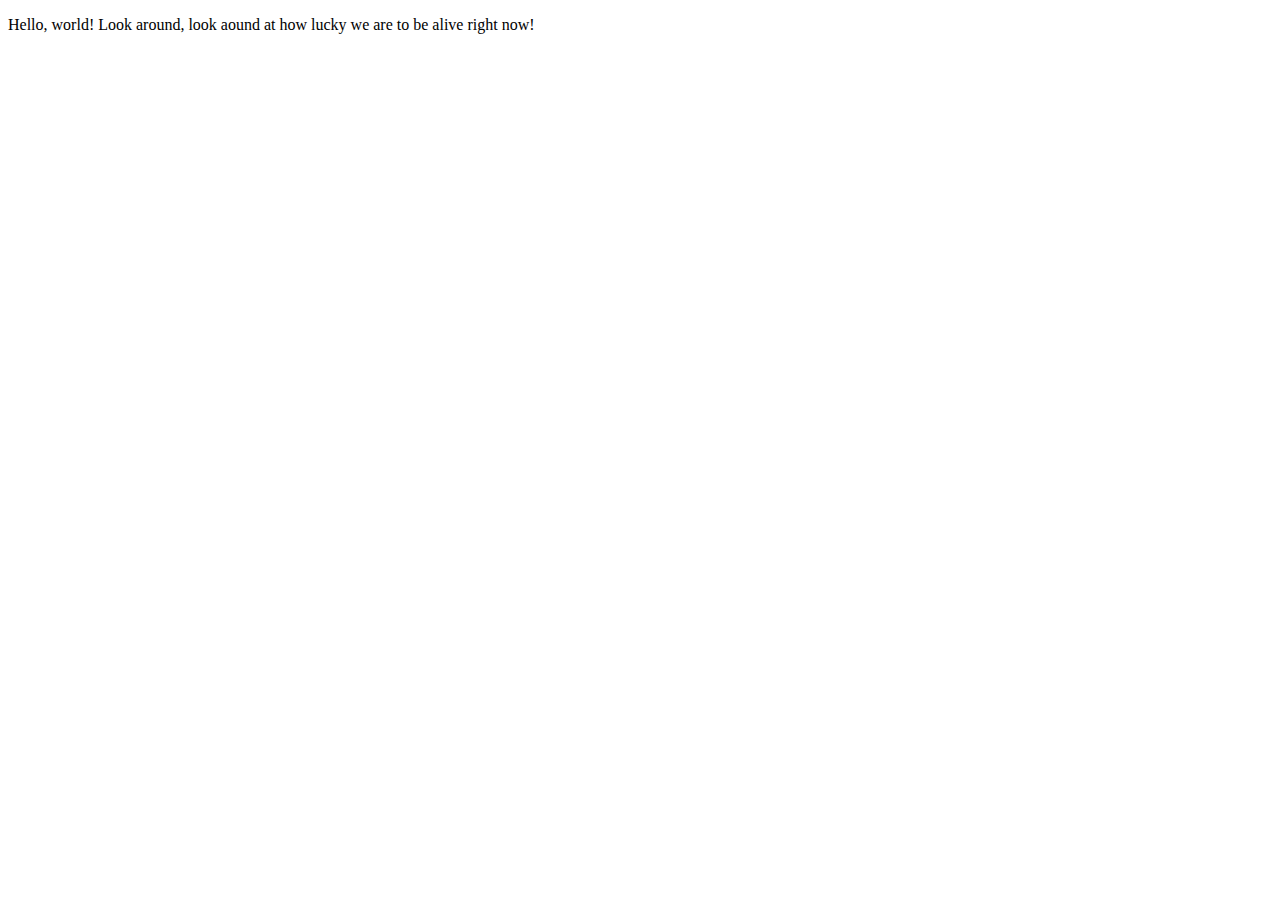
<file: index.html>
<!DOCTYPE HTML>
<HTML>

  <HEAD>
    <TITLE>Hello, world!</TITLE>


    </HEAD>

<BODY>
<p>Hello, world! Look around, look aound at how lucky we are to be alive right now!</p>






  </BODY>





    </HTML>
</file>
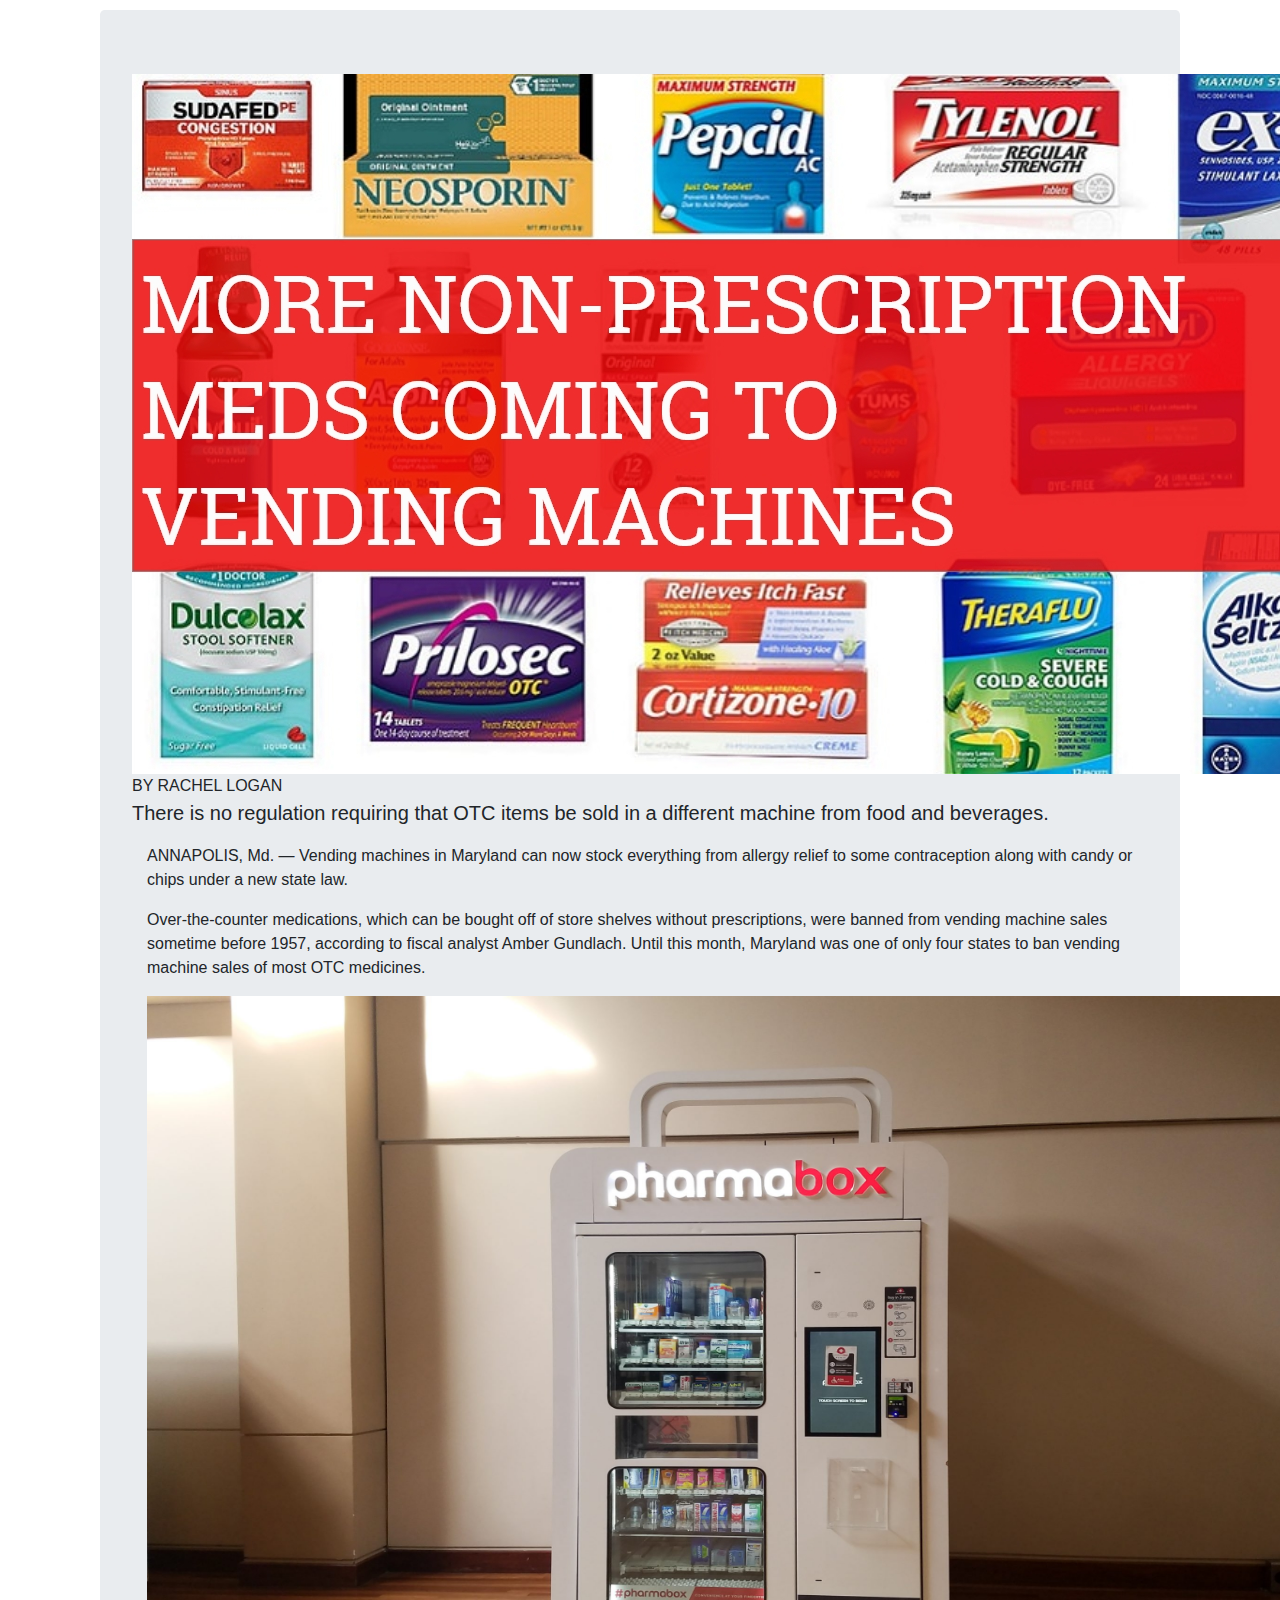
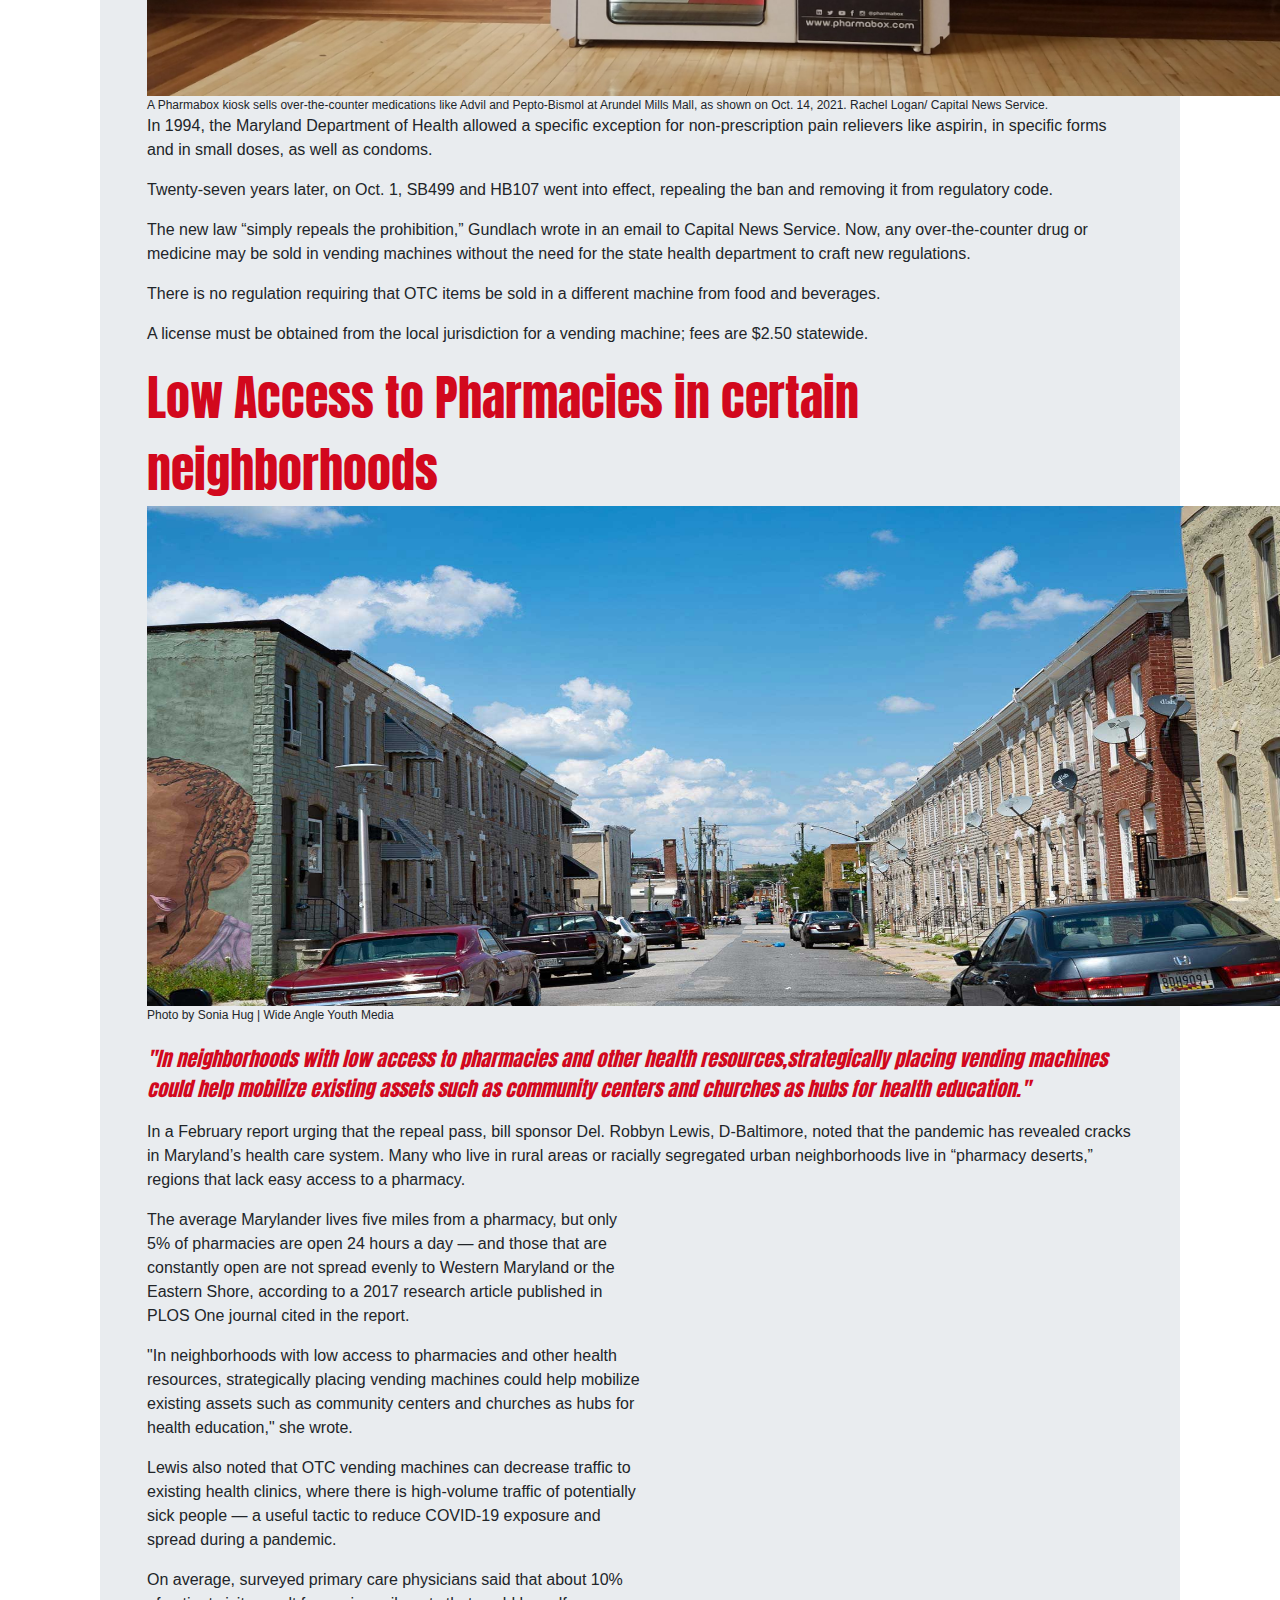
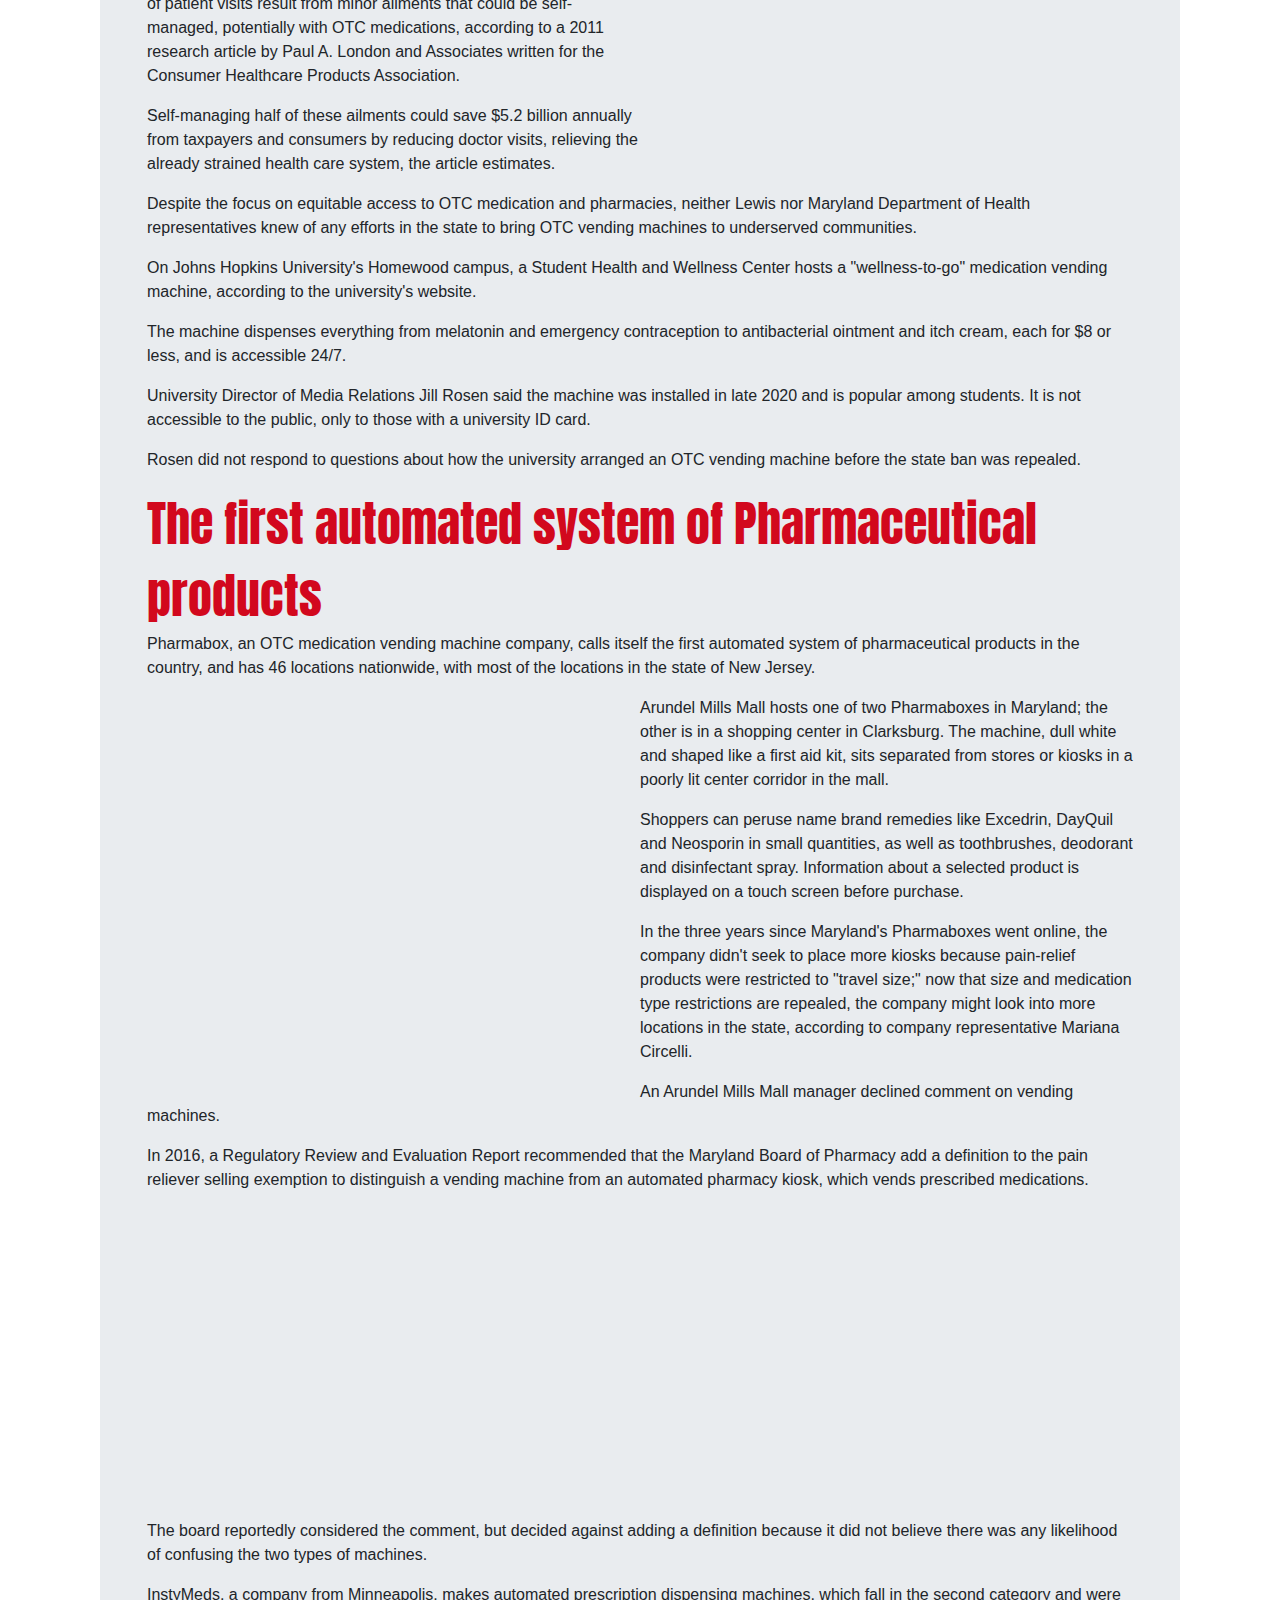
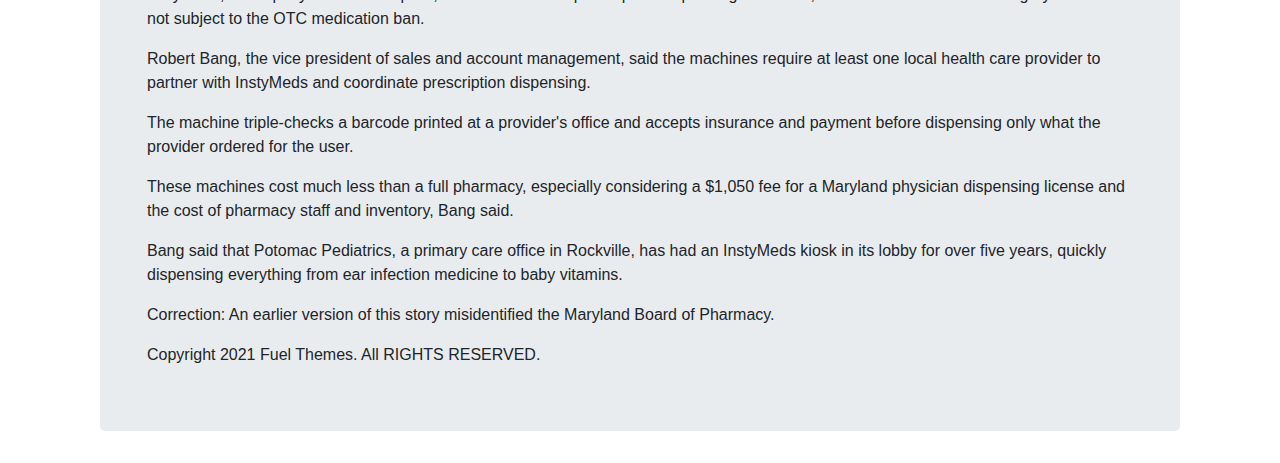
<file: final-project/index.html>
<!doctype html>

<html lang="en">
<head>
 <meta charset="utf-8">
 <meta name="viewport" content="width=device-width, initial-scale=1, shrink-to-fit=no">
 <link rel="stylesheet" type="text/css"href="style.css">
 <link href="https://fonts.googleapis.com/css2?family=Open+Sans:ital,wght@0,300;0,400;0,500;0,600;0,700;0,800;1,300;1,400;1,500;1,600;1,700;1,800&display=swap" rel="stylesheet">
 <link rel="preconnect" href="https://fonts.googleapis.com">
 <link rel="preconnect" href="https://fonts.gstatic.com" crossorigin>
 <link href="https://fonts.googleapis.com/css2?family=Anton&family=Montserrat:ital,wght@0,400;0,700;0,800;0,900;1,500;1,600;1,700;1,800;1,900&display=swap" rel="stylesheet">
 <title>Bootstrap Template</title>
 <meta name="description" content="Merrill College of Journalism, UMD">
 <meta name="author" content="Alvieann Chandler">
 <meta name="viewport" content="width=device-width, initial-scale=1">
<meta name="viewport" content="width=device-width, initial-scale=1, maximum-scale=1, user-scalable=no">



 <!-- Bootstrap CSS -->
<link rel="stylesheet" href="https://stackpath.bootstrapcdn.com/bootstrap/4.4.1/css/bootstrap.min.css" integrity="sha384-Vkoo8x4CGsO3+Hhxv8T/Q5PaXtkKtu6ug5TOeNV6gBiFeWPGFN9MuhOf23Q9Ifjh" crossorigin="anonymous">
</head>
<body>

  </div>
</nav>
<div class="jumbotron">
<img src="topper.jpg" width="1300" height="700">
<id class="byline">BY RACHEL LOGAN </id>
<p class="lead">There is no regulation requiring that OTC items be sold in a different machine from food and beverages.</p>
<div class="container">
 <p>ANNAPOLIS, Md. — Vending machines in Maryland can now stock everything from allergy relief to some contraception along with candy or chips under a new state law.</p>
<p>Over-the-counter medications, which can be bought off of store shelves without prescriptions, were banned from vending machine sales sometime before 1957, according to fiscal analyst Amber Gundlach. Until this month, Maryland was one of only four states to ban vending machine sales of most OTC medicines.</p><img src="Pharmabox_2.jpg" width="1200" height="700" align="left"><div class="caption">A Pharmabox kiosk sells over-the-counter medications like Advil and Pepto-Bismol at Arundel Mills Mall, as shown on Oct. 14, 2021. Rachel Logan/ Capital News Service.</div>

<p>In 1994, the Maryland Department of Health allowed a specific exception for non-prescription pain relievers like aspirin, in specific forms and in small doses, as well as condoms.</p>

<p>Twenty-seven years later, on Oct. 1, SB499 and HB107 went into effect, repealing the ban and removing it from regulatory code.</p>

<p>The new law “simply repeals the prohibition,” Gundlach wrote in an email to Capital News Service. Now, any over-the-counter drug or medicine may be sold in vending machines without the need for the state health department to craft new regulations.</p>

<p>There is no regulation requiring that OTC items be sold in a different machine from food and beverages.</p>

<p>A license must be obtained from the local jurisdiction for a vending machine; fees are $2.50 statewide.</p>
<div class="section">Low Access to Pharmacies in certain neighborhoods</div>
 <img src="streetview.jpg" width="1200" height="500" align="center"> <div class="caption">Photo by Sonia Hug | Wide Angle Youth Media
</div>
<section class="scrolly-set light-on-dark"><div class="blockquote">"In neighborhoods with low access to pharmacies and other health resources,strategically placing vending machines could help mobilize existing assets such as community centers and churches as hubs for health education."</div>

<p>In a February report urging that the repeal pass, bill sponsor Del. Robbyn Lewis, D-Baltimore, noted that the pandemic has revealed cracks in Maryland’s health care system. Many who live in rural areas or racially segregated urban neighborhoods live in “pharmacy deserts,” regions that lack easy access to a pharmacy.</p>
<!---map!!!-->
<iframe title="Percentage of population living more than 15 minutes from pharmacy " aria-label="Map" id="datawrapper-chart-hfcCM" src="https://datawrapper.dwcdn.net/hfcCM/2/" scrolling="no" frameborder="0" style="width: 0; min-width: 50% !important; border: none;" height="522" align="right"></iframe><script type="text/javascript">!function(){"use strict";window.addEventListener("message",(function(e){if(void 0!==e.data["datawrapper-height"]){var t=document.querySelectorAll("iframe");for(var a in e.data["datawrapper-height"])for(var r=0;r<t.length;r++){if(t[r].contentWindow===e.source)t[r].style.height=e.data["datawrapper-height"][a]+"px"}}}))}();</script>

<p>The average Marylander lives five miles from a pharmacy, but only 5% of pharmacies are open 24 hours a day — and those that are constantly open are not spread evenly to Western Maryland or the Eastern Shore, according to a 2017 research article published in PLOS One journal cited in the report.</p>

<p>"In neighborhoods with low access to pharmacies and other health resources, strategically placing vending machines could help mobilize existing assets such as community centers and churches as hubs for health education," she wrote.</p>

<p>Lewis also noted that OTC vending machines can decrease traffic to existing health clinics, where there is high-volume traffic of potentially sick people — a useful tactic to reduce COVID-19 exposure and spread during a pandemic.</p>

<p>On average, surveyed primary care physicians said that about 10% of patient visits result from minor ailments that could be self-managed, potentially with OTC medications, according to a 2011 research article by Paul A. London and Associates written for the Consumer Healthcare Products Association.</p>

<p>Self-managing half of these ailments could save $5.2 billion annually from taxpayers and consumers by reducing doctor visits, relieving the already strained health care system, the article estimates.</p>

<p>Despite the focus on equitable access to OTC medication and pharmacies, neither Lewis nor Maryland Department of Health representatives knew of any efforts in the state to bring OTC vending machines to underserved communities.</p>

<p>On Johns Hopkins University's Homewood campus, a Student Health and Wellness Center hosts a "wellness-to-go" medication vending machine, according to the university's website.</p>

<p>The machine dispenses everything from melatonin and emergency contraception to antibacterial ointment and itch cream, each for $8 or less, and is accessible 24/7.</p>

<p>University Director of Media Relations Jill Rosen said the machine was installed in late 2020 and is popular among students. It is not accessible to the public, only to those with a university ID card.</p>

<p>Rosen did not respond to questions about how the university arranged an OTC vending machine before the state ban was repealed.</p>

<div class="section">The first automated system of Pharmaceutical products</div>

<p>Pharmabox, an OTC medication vending machine company, calls itself the first automated system of pharmaceutical products in the country, and has 46 locations nationwide, with most of the locations in the state of New Jersey.</p>
<!--bargraphn!!!-->
<iframe title="Number of Pharmaboxes in each state " aria-label="Bar Chart" id="datawrapper-chart-rk4XO" src="https://datawrapper.dwcdn.net/rk4XO/1/" scrolling="no" frameborder="0" style="width: 0; min-width: 50% !important; border: none;" align="left" height="406"></iframe><script type="text/javascript">!function(){"use strict";window.addEventListener("message",(function(e){if(void 0!==e.data["datawrapper-height"]){var t=document.querySelectorAll("iframe");for(var a in e.data["datawrapper-height"])for(var r=0;r<t.length;r++){if(t[r].contentWindow===e.source)t[r].style.height=e.data["datawrapper-height"][a]+"px"}}}))}();
</script>
<p>Arundel Mills Mall hosts one of two Pharmaboxes in Maryland; the other is in a shopping center in Clarksburg. The machine, dull white and shaped like a first aid kit, sits separated from stores or kiosks in a poorly lit center corridor in the mall.</p>

<p>Shoppers can peruse name brand remedies like Excedrin, DayQuil and Neosporin in small quantities, as well as toothbrushes, deodorant and disinfectant spray. Information about a selected product is displayed on a touch screen before purchase.</p>

<p>In the three years since Maryland's Pharmaboxes went online, the company didn't seek to place more kiosks because pain-relief products were restricted to "travel size;" now that size and medication type restrictions are repealed, the company might look into more locations in the state, according to company representative Mariana Circelli.</p>

<p>An Arundel Mills Mall manager declined comment on vending machines.</p>

<p>In 2016, a Regulatory Review and Evaluation Report recommended that the Maryland Board of Pharmacy add a definition to the pain reliever selling exemption to distinguish a vending machine from an automated pharmacy kiosk, which vends prescribed medications.</p>
<iframe title="Locations of Pharmabox kiosk in each state " aria-label="Table" id="datawrapper-chart-zS4pG" src="https://datawrapper.dwcdn.net/zS4pG/3/" scrolling="no" frameborder="0" style="width: 0; min-width: 100% !important; border: none;" height="304"></iframe><script type="text/javascript">!function(){"use strict";window.addEventListener("message",(function(e){if(void 0!==e.data["datawrapper-height"]){var t=document.querySelectorAll("iframe");for(var a in e.data["datawrapper-height"])for(var r=0;r<t.length;r++){if(t[r].contentWindow===e.source)t[r].style.height=e.data["datawrapper-height"][a]+"px"}}}))}();
</script>
<p>The board reportedly considered the comment, but decided against adding a definition because it did not believe there was any likelihood of confusing the two types of machines.</p>

<p>InstyMeds, a company from Minneapolis, makes automated prescription dispensing machines, which fall in the second category and were not subject to the OTC medication ban.</p>

<p>Robert Bang, the vice president of sales and account management, said the machines require at least one local health care provider to partner with InstyMeds and coordinate prescription dispensing.</p>

<p>The machine triple-checks a barcode printed at a provider's office and accepts insurance and payment before dispensing only what the provider ordered for the user.</p>

<p>These machines cost much less than a full pharmacy, especially considering a $1,050 fee for a Maryland physician dispensing license and the cost of pharmacy staff and inventory, Bang said.</p>

<p>Bang said that Potomac Pediatrics, a primary care office in Rockville, has had an InstyMeds kiosk in its lobby for over five years, quickly dispensing everything from ear infection medicine to baby vitamins.</p>
<p>Correction: An earlier version of this story misidentified the Maryland Board of Pharmacy.</p>
<h8>Copyright 2021 Fuel Themes. All RIGHTS RESERVED.</h8>


<div class="container">

       </div>
</div>

</body>
</html>
</file>
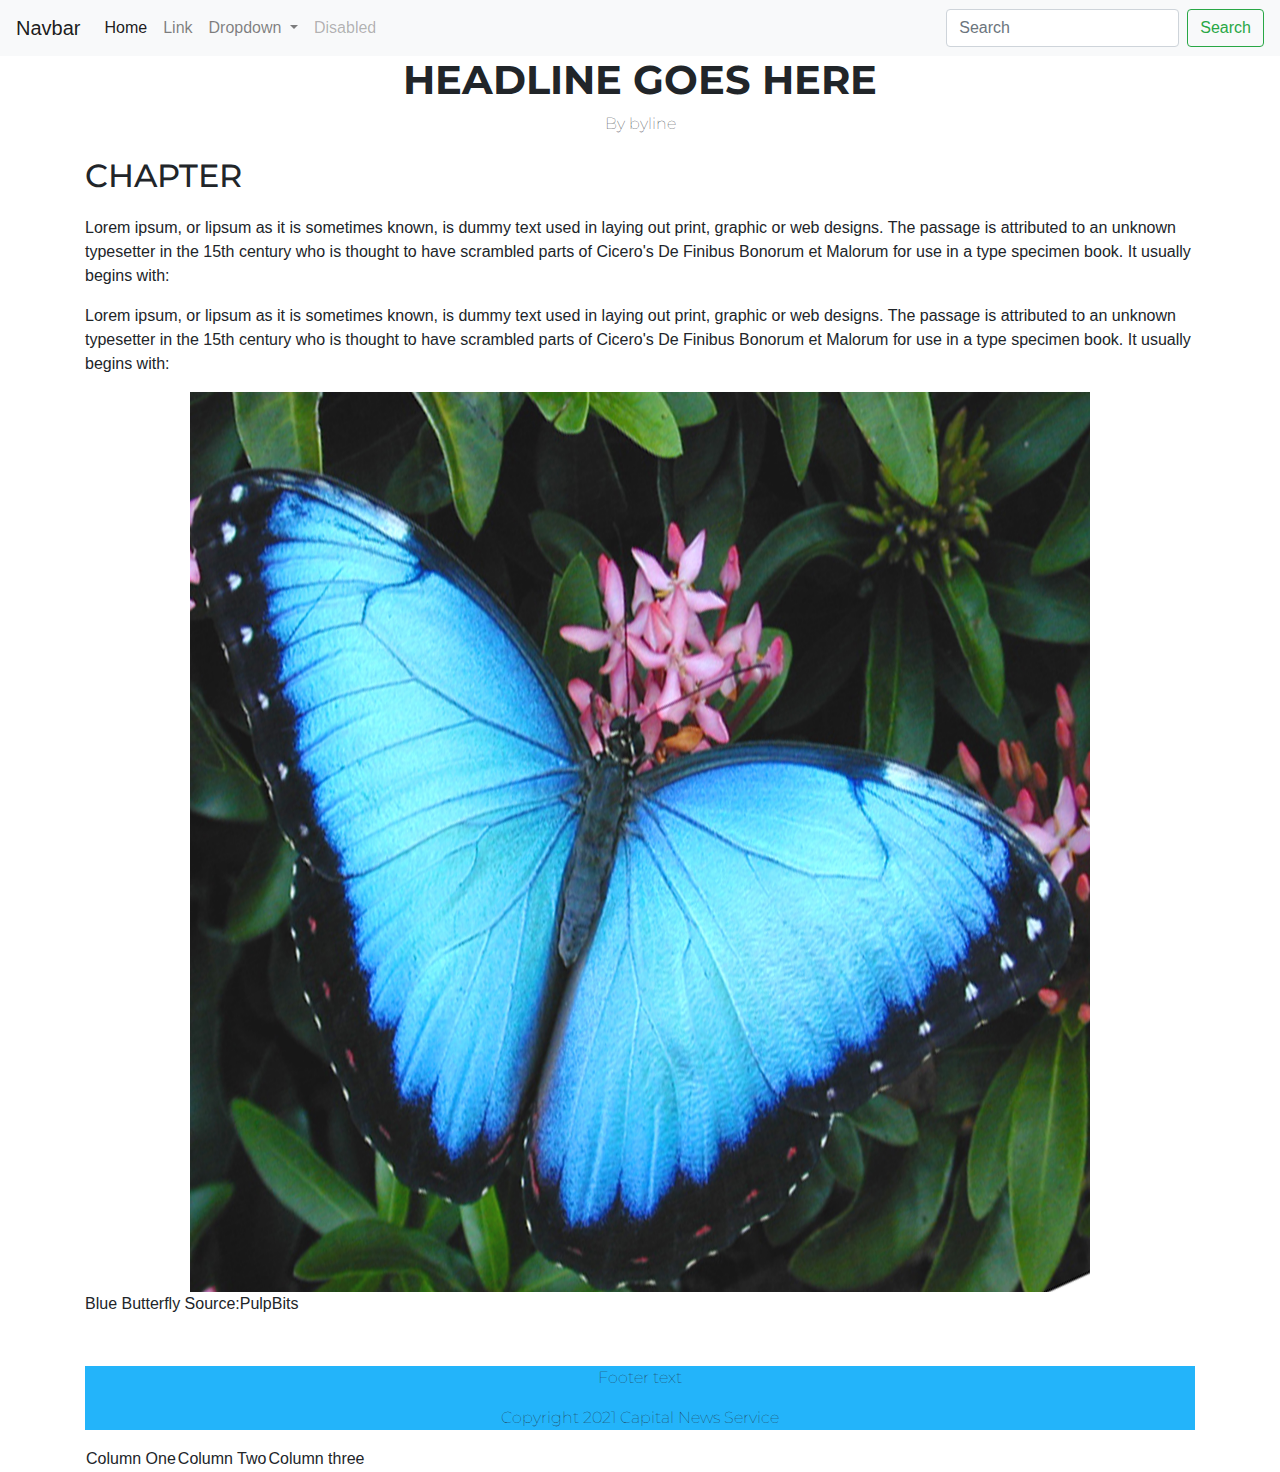
<file: HTML frame/index.html>
<!doctype html>

<html lang="en">
<head>
 <meta charset="utf-8">
 <meta name="viewport" content="width=device-width, initial-scale=1, shrink-to-fit=no">

 <title>HTML Frame</title>
 <meta name="description" content="Merrill College of Journalism, UMD">
 <meta name="author" content="Alvieann Chandler">

 <!-- Bootstrap CSS -->
<link rel="stylesheet" href="https://stackpath.bootstrapcdn.com/bootstrap/4.4.1/css/bootstrap.min.css" integrity="sha384-Vkoo8x4CGsO3+Hhxv8T/Q5PaXtkKtu6ug5TOeNV6gBiFeWPGFN9MuhOf23Q9Ifjh" crossorigin="anonymous">
<link rel="stylesheet" text="text/css" href="style.css">
<link href="https://fonts.googleapis.com/css2?family=Montserrat:ital,wght@0,300;0,400;0,500;0,600;0,700;0,800;0,900;1,500;1,600;1,700;1,800;1,900&display=swap" rel="stylesheet">
<!--my local stylesheet-->
</head>
<body>
  <nav class="navbar navbar-expand-lg navbar-light bg-light">
  <a class="navbar-brand" href="#">Navbar</a>
  <button class="navbar-toggler" type="button" data-toggle="collapse" data-target="#navbarSupportedContent" aria-controls="navbarSupportedContent" aria-expanded="false" aria-label="Toggle navigation">
    <span class="navbar-toggler-icon"></span>
  </button>
  <div class="collapse navbar-collapse" id="navbarSupportedContent">
    <ul class="navbar-nav mr-auto">
      <li class="nav-item active">
        <a class="nav-link" href="#">Home <span class="sr-only">(current)</span></a>
      </li>
      <li class="nav-item">
        <a class="nav-link" href="#">Link</a>
      </li>
      <li class="nav-item dropdown">
        <a class="nav-link dropdown-toggle" href="#" id="navbarDropdown" role="button" data-toggle="dropdown" aria-haspopup="true" aria-expanded="false">
          Dropdown
        </a>
        <div class="dropdown-menu" aria-labelledby="navbarDropdown">
          <a class="dropdown-item" href="#">Action</a>
          <a class="dropdown-item" href="#">Another action</a>
          <div class="dropdown-divider"></div>
          <a class="dropdown-item" href="#">Something else here</a>
        </div>
      </li>
      <li class="nav-item">
        <a class="nav-link disabled" href="#" tabindex="-1" aria-disabled="true">Disabled</a>
      </li>
    </ul>
    <form class="form-inline my-2 my-lg-0">
      <input class="form-control mr-sm-2" type="search" placeholder="Search" aria-label="Search">
      <button class="btn btn-outline-success my-2 my-sm-0" type="submit">Search</button>
    </form>
  </div>
</nav>
<!-- End NavBar -->
<div class="container">
<h1 id="headline">HEADLINE GOES HERE</h1>
<p id="byline"> By byline</p>
<p id="chapter">CHAPTER</P>
<p>Lorem ipsum, or lipsum as it is sometimes known, is dummy text used in laying out print, graphic or web designs. The passage is attributed to an unknown typesetter in the 15th century who is thought to have scrambled parts of Cicero's De Finibus Bonorum et Malorum for use in a type specimen book. It usually begins with:</p>
<p>Lorem ipsum, or lipsum as it is sometimes known, is dummy text used in laying out print, graphic or web designs. The passage is attributed to an unknown typesetter in the 15th century who is thought to have scrambled parts of Cicero's De Finibus Bonorum et Malorum for use in a type specimen book. It usually begins with:</p>
<center><img src="blue_butterfly.jpg" width="900px" height="900px"></center><figcaption>Blue Butterfly Source:PulpBits</figcaption>
<footer id="footer">
  <p>Footer text</p>
  <p>Copyright 2021 Capital News Service</p></footer>
  <table>
         <tr>
            <td>Column One </td>
            <td>Column Two</td>
            <td>Column three</td>
         </tr>
      </table>
  <!-- JS call-ins -->
  <script src="https://code.jquery.com/jquery-3.4.1.slim.min.js" integrity="sha384-J6qa4849blE2+poT4WnyKhv5vZF5SrPo0iEjwBvKU7imGFAV0wwj1yYfoRSJoZ+n" crossorigin="anonymous"></script>
  <script src="https://cdn.jsdelivr.net/npm/popper.js@1.16.0/dist/umd/popper.min.js" integrity="sha384-Q6E9RHvbIyZFJoft+2mJbHaEWldlvI9IOYy5n3zV9zzTtmI3UksdQRVvoxMfooAo" crossorigin="anonymous"></script>
  <script src="https://stackpath.bootstrapcdn.com/bootstrap/4.4.1/js/bootstrap.min.js" integrity="sha384-wfSDF2E50Y2D1uUdj0O3uMBJnjuUD4Ih7YwaYd1iqfktj0Uod8GCExl3Og8ifwB6" crossorigin="anonymous"></script>
</body>
</html>
</file>
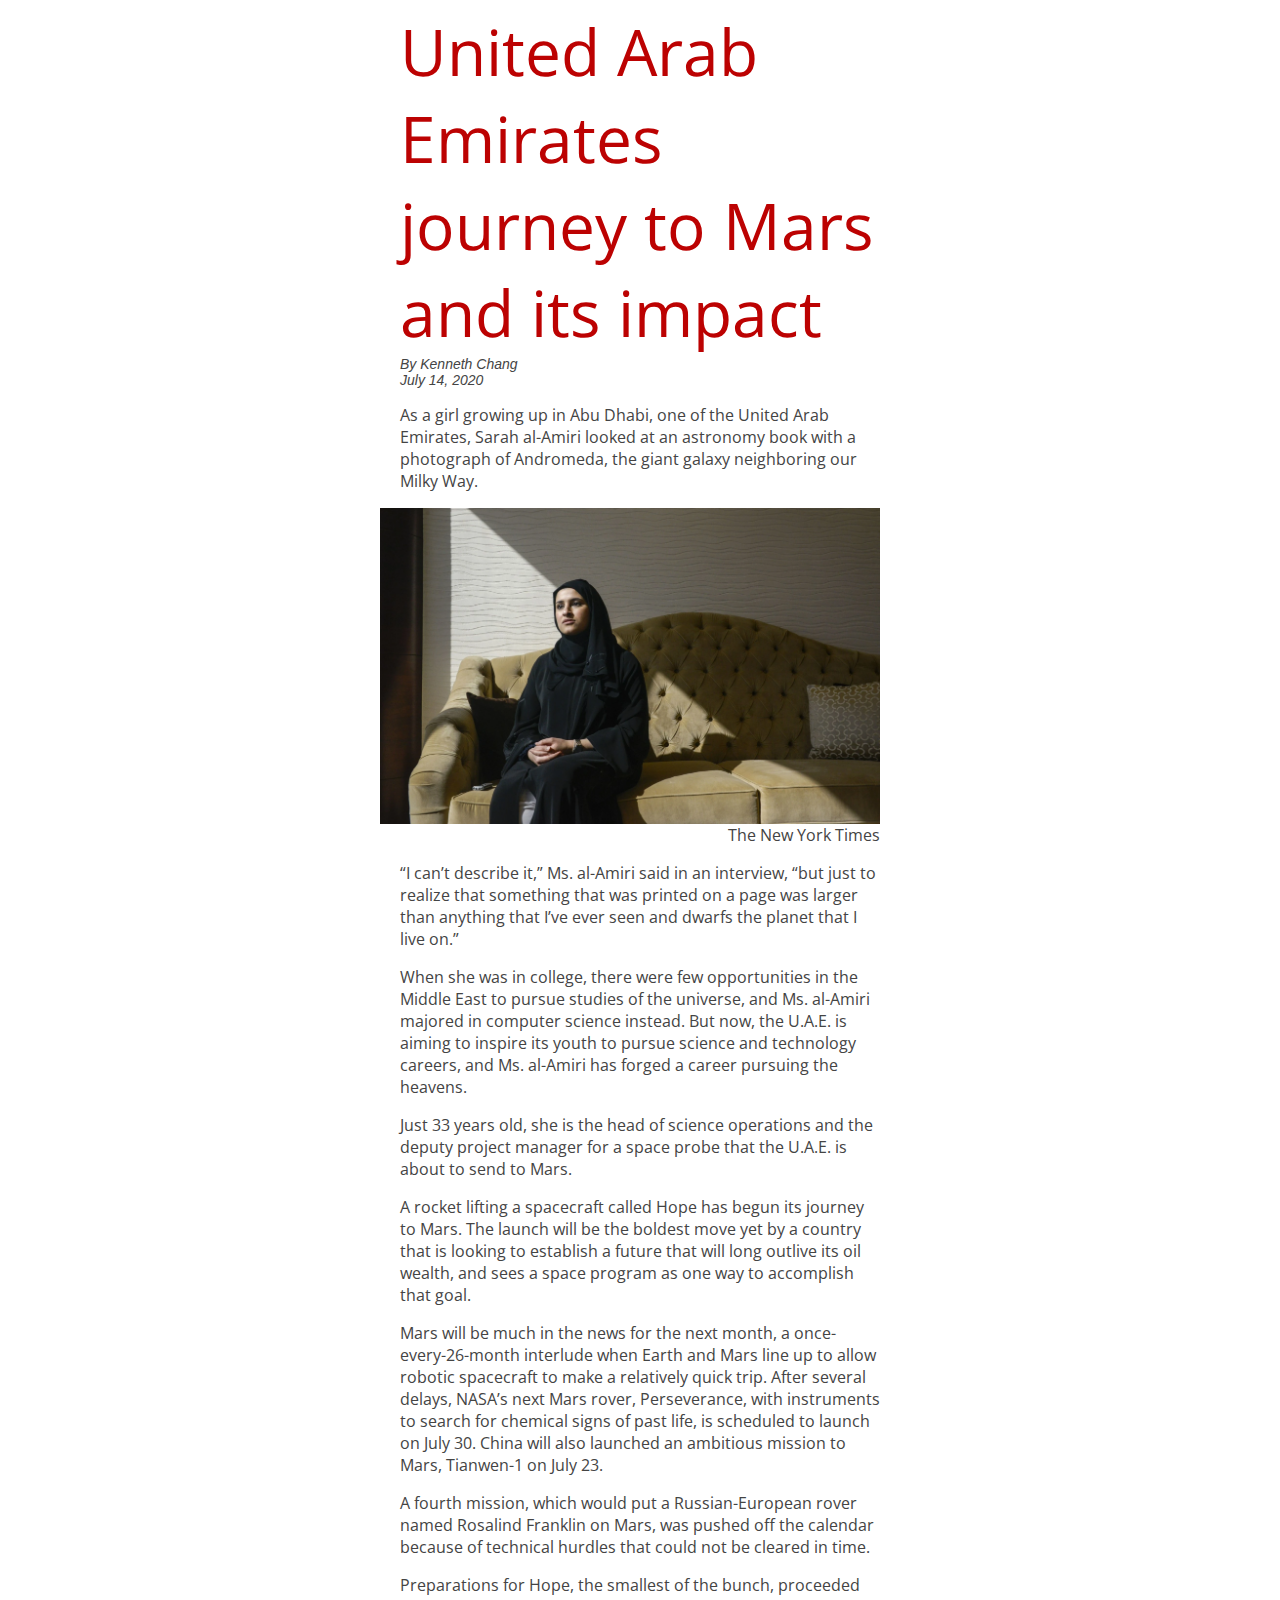
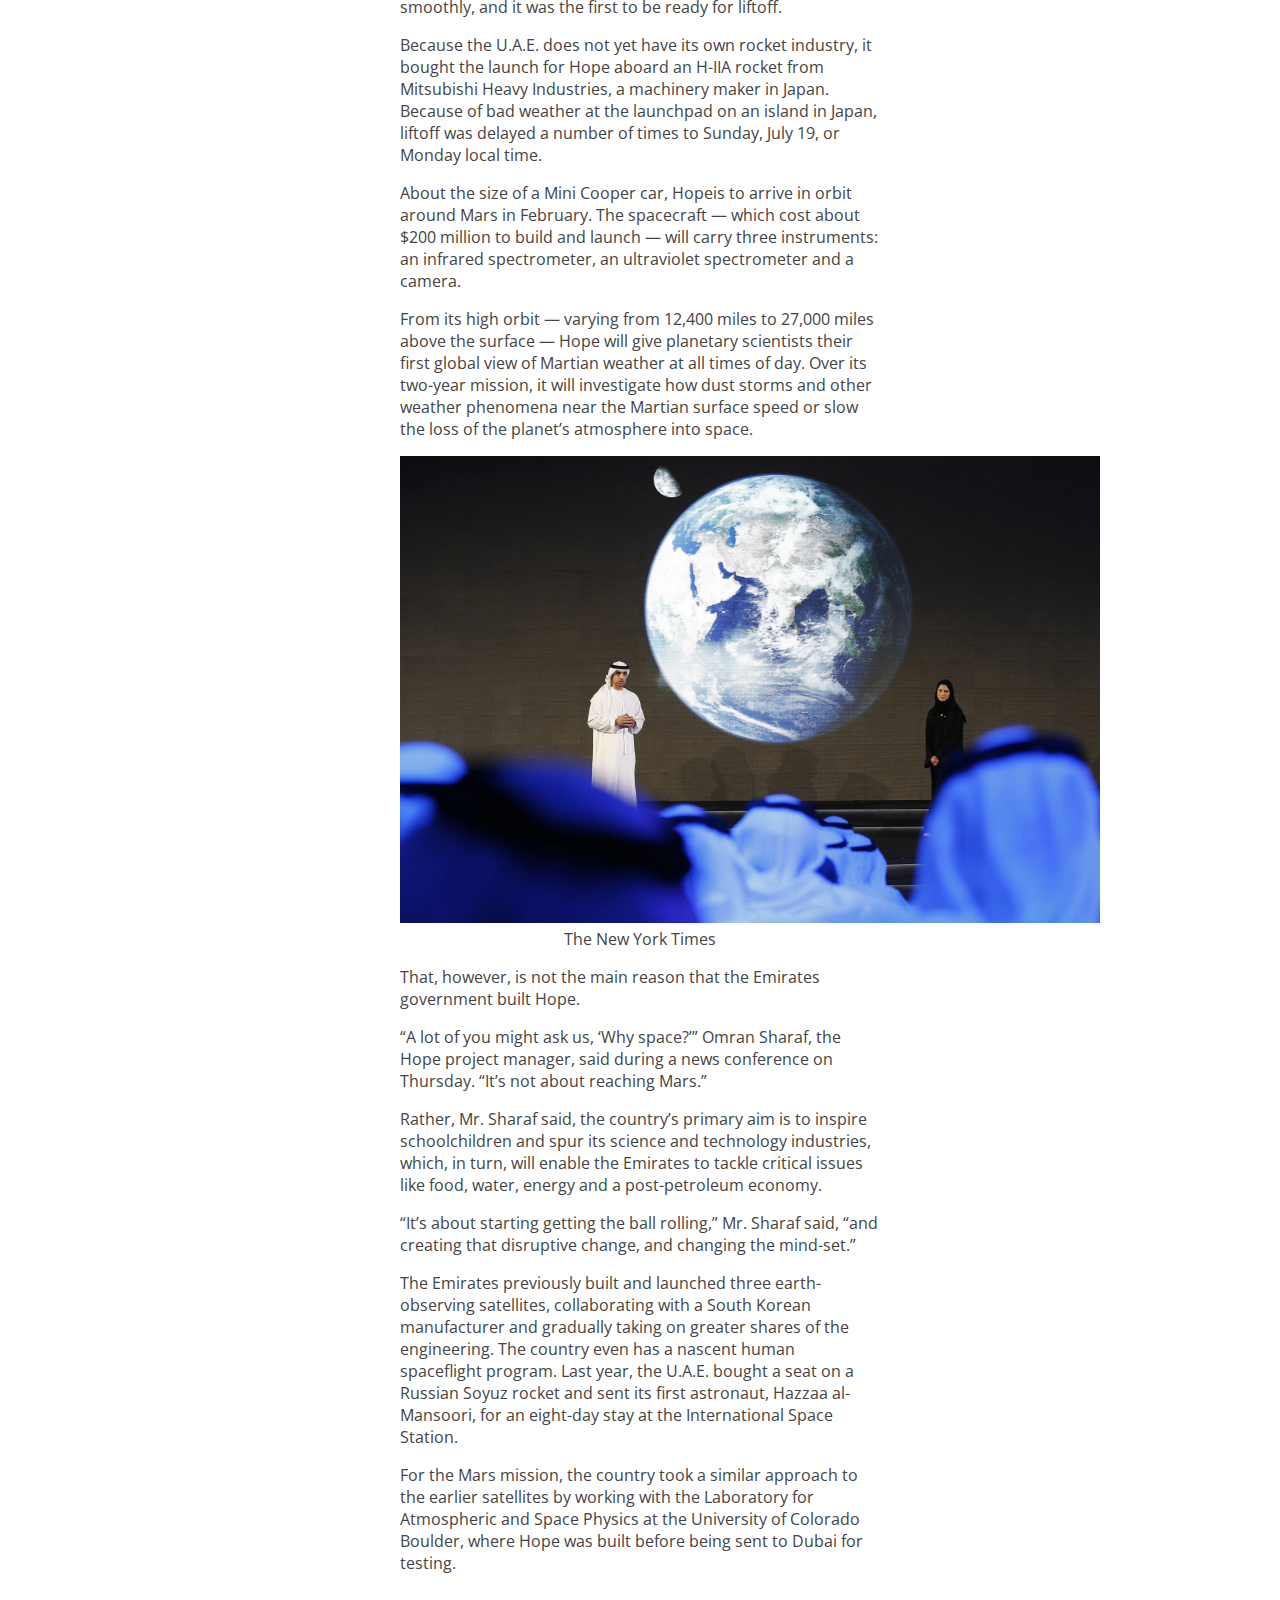
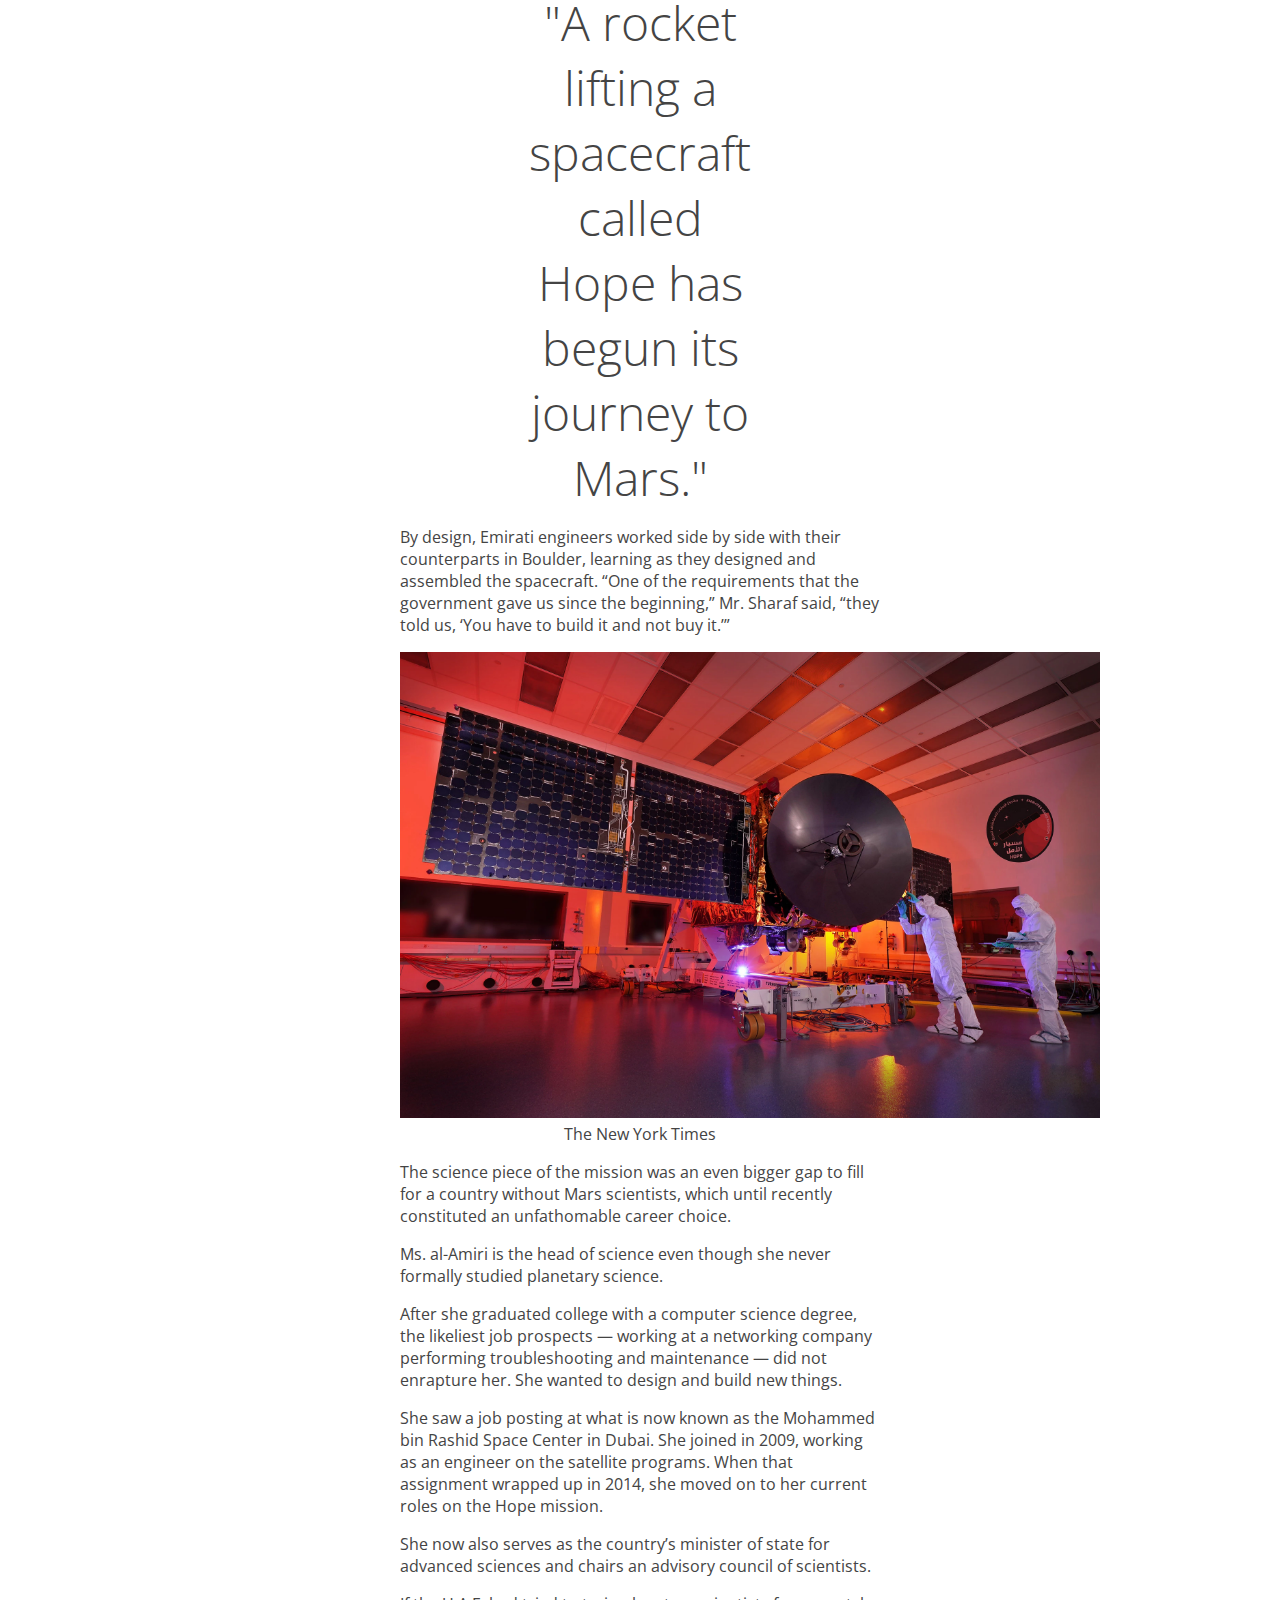
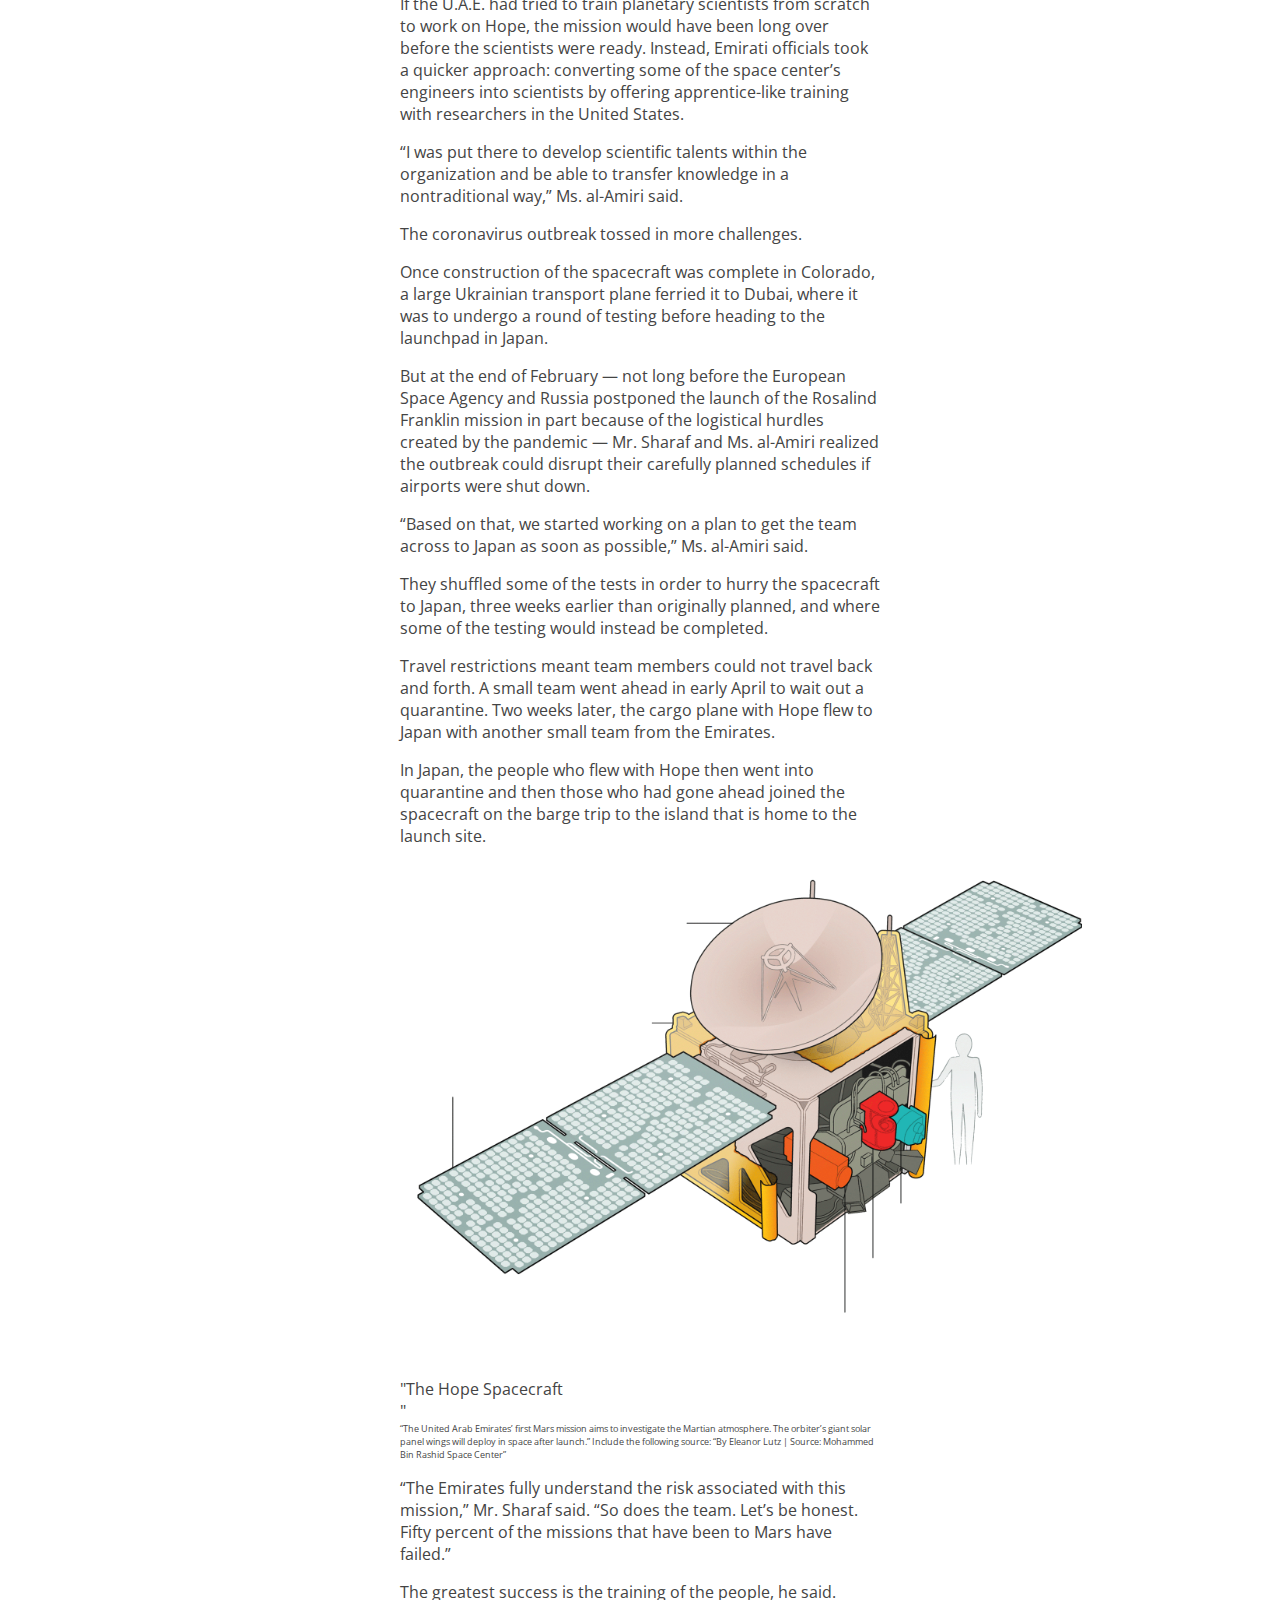
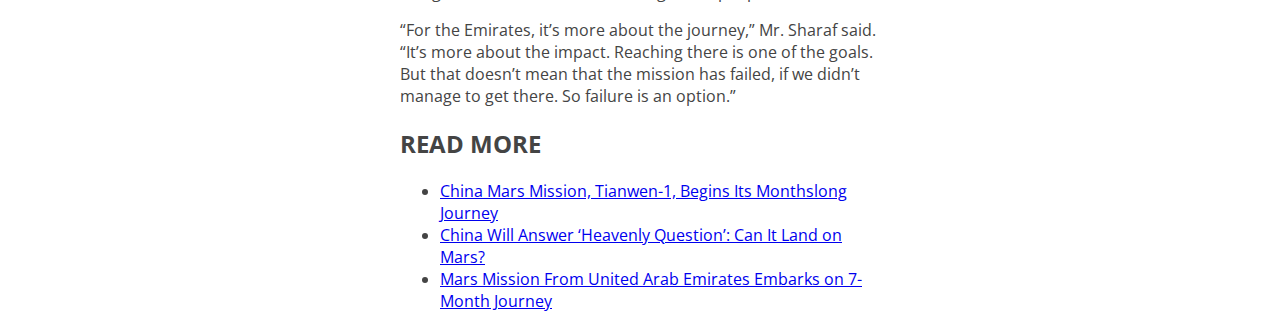
<file: midterm_review/index.html>
<!DOCTYPE HTML>
  <html lang="en">
  <head>
  <link rel="stylesheet" type="text/css"href="style.css">
  <link href="https://fonts.googleapis.com/css2?family=Open+Sans:ital,wght@0,300;0,400;0,500;0,600;0,700;0,800;1,300;1,400;1,500;1,600;1,700;1,800&display=swap" rel="stylesheet">
<title>United Arab Emirates journey to Mars and its impact</title>
</head>
<body>
  <div id="container">

  <div id="title">United Arab Emirates journey to Mars and its impact</div>
  <div id="byline"> By Kenneth Chang</div>
  <div id="byline"> July 14, 2020</div>
<p>As a girl growing up in Abu Dhabi, one of the United Arab Emirates, Sarah al-Amiri looked at an astronomy book with a photograph of Andromeda, the giant galaxy neighboring our Milky Way.</p> <img src="uae-mars1.jpg" width="500px" align="right"><figcaption align="right">The New York Times</figcaption>

<p>“I can’t describe it,” Ms. al-Amiri said in an interview, “but just to realize that something that was printed on a page was larger than anything that I’ve ever seen and dwarfs the planet that I live on.”</p>

<p>When she was in college, there were few opportunities in the Middle East to pursue studies of the universe, and Ms. al-Amiri majored in computer science instead. But now, the U.A.E. is aiming to inspire its youth to pursue science and technology careers, and Ms. al-Amiri has forged a career pursuing the heavens.</p>

<p>Just 33 years old, she is the head of science operations and the deputy project manager for a space probe that the U.A.E. is about to send to Mars.</p>

<p>A rocket lifting a spacecraft called Hope has begun its journey to Mars. The launch will be the boldest move yet by a country that is looking to establish a future that will long outlive its oil wealth, and sees a space program as one way to accomplish that goal.</p>

<p>Mars will be much in the news for the next month, a once-every-26-month interlude when Earth and Mars line up to allow robotic spacecraft to make a relatively quick trip. After several delays, NASA’s next Mars rover, Perseverance, with instruments to search for chemical signs of past life, is scheduled to launch on July 30. China will also launched an ambitious mission to Mars, Tianwen-1 on July 23.</p>

<p>A fourth mission, which would put a Russian-European rover named Rosalind Franklin on Mars, was pushed off the calendar because of technical hurdles that could not be cleared in time.</p>

<p>Preparations for Hope, the smallest of the bunch, proceeded smoothly, and it was the first to be ready for liftoff.</p>

<p>Because the U.A.E. does not yet have its own rocket industry, it bought the launch for Hope aboard an H-IIA rocket from Mitsubishi Heavy Industries, a machinery maker in Japan. Because of bad weather at the launchpad on an island in Japan, liftoff was delayed a number of times to Sunday, July 19, or Monday local time.</p>

<p>About the size of a Mini Cooper car, Hopeis to arrive in orbit around Mars in February. The spacecraft — which cost about $200 million to build and launch — will carry three instruments: an infrared spectrometer, an ultraviolet spectrometer and a camera.</p>

<p>From its high orbit — varying from 12,400 miles to 27,000 miles above the surface — Hope will give planetary scientists their first global view of Martian weather at all times of day. Over its two-year mission, it will investigate how dust storms and other weather phenomena near the Martian surface speed or slow the loss of the planet’s atmosphere into space.</p>
<img src="uae-mars2.jpg" width="700px"><figcaption align="center">The New York Times</figcaption>
<p>That, however, is not the main reason that the Emirates government built Hope.</p>

<p>“A lot of you might ask us, ‘Why space?’” Omran Sharaf, the Hope project manager, said during a news conference on Thursday. “It’s not about reaching Mars.”</p>

<p>Rather, Mr. Sharaf said, the country’s primary aim is to inspire schoolchildren and spur its science and technology industries, which, in turn, will enable the Emirates to tackle critical issues like food, water, energy and a post-petroleum economy.</p>

<p>“It’s about starting getting the ball rolling,” Mr. Sharaf said, “and creating that disruptive change, and changing the mind-set.”</p>

<p>The Emirates previously built and launched three earth-observing satellites, collaborating with a South Korean manufacturer and gradually taking on greater shares of the engineering. The country even has a nascent human spaceflight program. Last year, the U.A.E. bought a seat on a Russian Soyuz rocket and sent its first astronaut, Hazzaa al-Mansoori, for an eight-day stay at the International Space Station.</p>

<p>For the Mars mission, the country took a similar approach to the earlier satellites by working with the Laboratory for Atmospheric and Space Physics at the University of Colorado Boulder, where Hope was built before being sent to Dubai for testing.</p>

<div id="quote">"A rocket lifting a spacecraft called Hope has begun its journey to Mars."</div>

<p>By design, Emirati engineers worked side by side with their counterparts in Boulder, learning as they designed and assembled the spacecraft. “One of the requirements that the government gave us since the beginning,” Mr. Sharaf said, “they told us, ‘You have to build it and not buy it.’”</p>
<img src="uae-mars3.jpg" width="700px"><figcaption align="center">The New York Times</figcaption>

<p>The science piece of the mission was an even bigger gap to fill for a country without Mars scientists, which until recently constituted an unfathomable career choice.</p>

<p>Ms. al-Amiri is the head of science even though she never formally studied planetary science.</p>

<p>After she graduated college with a computer science degree, the likeliest job prospects — working at a networking company performing troubleshooting and maintenance — did not enrapture her. She wanted to design and build new things.</p>

<p>She saw a job posting at what is now known as the Mohammed bin Rashid Space Center in Dubai. She joined in 2009, working as an engineer on the satellite programs. When that assignment wrapped up in 2014, she moved on to her current roles on the Hope mission.</p>

<p>She now also serves as the country’s minister of state for advanced sciences and chairs an advisory council of scientists.</p>

<p>If the U.A.E. had tried to train planetary scientists from scratch to work on Hope, the mission would have been long over before the scientists were ready. Instead, Emirati officials took a quicker approach: converting some of the space center’s engineers into scientists by offering apprentice-like training with researchers in the United States.</p>

<p>“I was put there to develop scientific talents within the organization and be able to transfer knowledge in a nontraditional way,” Ms. al-Amiri said.</p>

<p>The coronavirus outbreak tossed in more challenges.</p>

<p>Once construction of the spacecraft was complete in Colorado, a large Ukrainian transport plane ferried it to Dubai, where it was to undergo a round of testing before heading to the launchpad in Japan.</p>

<p>But at the end of February — not long before the European Space Agency and Russia postponed the launch of the Rosalind Franklin mission in part because of the logistical hurdles created by the pandemic — Mr. Sharaf and Ms. al-Amiri realized the outbreak could disrupt their carefully planned schedules if airports were shut down.</p>

<p>“Based on that, we started working on a plan to get the team across to Japan as soon as possible,” Ms. al-Amiri said.</p>

<p> They shuffled some of the tests in order to hurry the spacecraft to Japan, three weeks earlier than originally planned, and where some of the testing would instead be completed.</p>

<p>Travel restrictions meant team members could not travel back and forth. A small team went ahead in early April to wait out a quarantine. Two weeks later, the cargo plane with Hope flew to Japan with another small team from the Emirates.</p>

<p>In Japan, the people who flew with Hope then went into quarantine and then those who had gone ahead joined the spacecraft on the barge trip to the island that is home to the launch site.</p>
<img src="hope-spacecraft-graphic.gif" width="700px"><figcaption>"The Hope Spacecraft</figcaption>"<div id="caption">“The United Arab Emirates’ first Mars mission aims to investigate the Martian atmosphere. The orbiter’s giant solar panel wings will deploy in space after launch.” Include the following source: “By Eleanor Lutz | Source: Mohammed Bin Rashid Space Center”</div>


<p>“The Emirates fully understand the risk associated with this mission,” Mr. Sharaf said. “So does the team. Let’s be honest. Fifty percent of the missions that have been to Mars have failed.”</p>

<p>The greatest success is the training of the people, he said.</P>

<p>“For the Emirates, it’s more about the journey,” Mr. Sharaf said. “It’s more about the impact. Reaching there is one of the goals. But that doesn’t mean that the mission has failed, if we didn’t manage to get there. So failure is an option.”</p>
<h2>READ MORE</h2>
<ul>
  <li><a href="https://www.nytimes.com/2020/07/22/science/mars-china-launch.html?action=click&block=associated_collection_recirc&impression_id=8fa169b0-cd41-11ea-9e45-6dfedec6de97&index=0&pgtype=Article&region=footer">China Mars Mission, Tianwen-1, Begins Its Monthslong Journey</a></li>
  <li><a href="https://www.nytimes.com/2020/07/22/science/china-mars-mission.html?action=click&block=associated_collection_recirc&impression_id=8fa169b1-cd41-11ea-9e45-6dfedec6de97&index=1&pgtype=Article&region=footer">China Will Answer ‘Heavenly Question’: Can It Land on Mars?</a></li>
  <li><a href="https://www.nytimes.com/2020/07/19/science/emirates-mars-mission.html?action=click&block=associated_collection_recirc&impression_id=8fa169b2-cd41-11ea-9e45-6dfedec6de97&index=2&pgtype=Article&region=footer">Mars Mission From United Arab Emirates Embarks on 7-Month Journey
</a></li>
</ul>


</body>
</html>
</file>
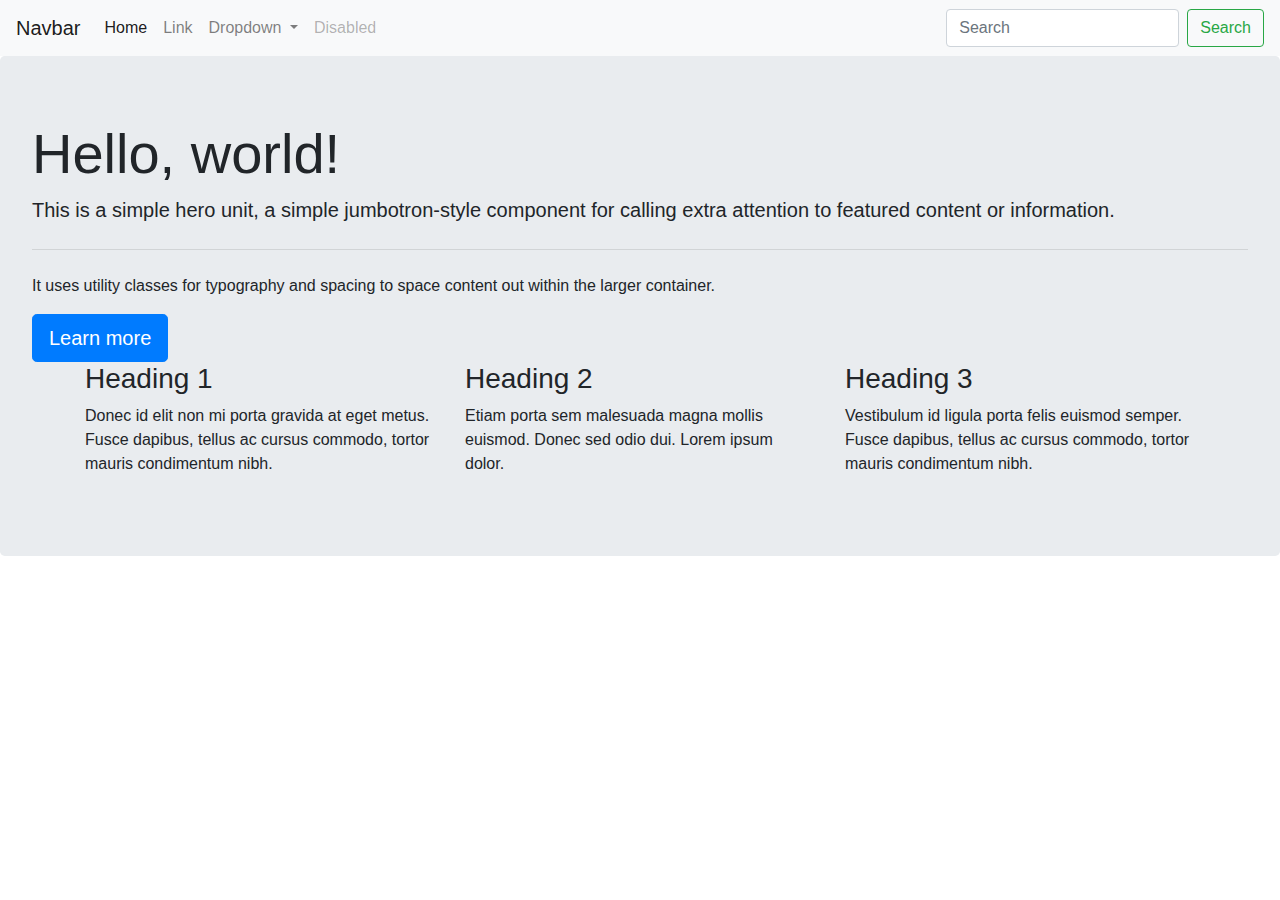
<file: bootstrap.template.html/bootstrap.template.html>
<!doctype html>

<html lang="en">
<head>
 <meta charset="utf-8">
 <meta name="viewport" content="width=device-width, initial-scale=1, shrink-to-fit=no">

 <title>Bootstrap Template</title>
 <meta name="description" content="Merrill College of Journalism, UMD">
 <meta name="author" content="Alvieann Chandler">

 <!-- Bootstrap CSS -->
<link rel="stylesheet" href="https://stackpath.bootstrapcdn.com/bootstrap/4.4.1/css/bootstrap.min.css" integrity="sha384-Vkoo8x4CGsO3+Hhxv8T/Q5PaXtkKtu6ug5TOeNV6gBiFeWPGFN9MuhOf23Q9Ifjh" crossorigin="anonymous">
</head>
<body>
  <nav class="navbar navbar-expand-lg navbar-light bg-light">
  <a class="navbar-brand" href="#">Navbar</a>
  <button class="navbar-toggler" type="button" data-toggle="collapse" data-target="#navbarSupportedContent" aria-controls="navbarSupportedContent" aria-expanded="false" aria-label="Toggle navigation">
    <span class="navbar-toggler-icon"></span>
  </button>
  <div class="collapse navbar-collapse" id="navbarSupportedContent">
    <ul class="navbar-nav mr-auto">
      <li class="nav-item active">
        <a class="nav-link" href="#">Home <span class="sr-only">(current)</span></a>
      </li>
      <li class="nav-item">
        <a class="nav-link" href="#">Link</a>
      </li>
      <li class="nav-item dropdown">
        <a class="nav-link dropdown-toggle" href="#" id="navbarDropdown" role="button" data-toggle="dropdown" aria-haspopup="true" aria-expanded="false">
          Dropdown
        </a>
        <div class="dropdown-menu" aria-labelledby="navbarDropdown">
          <a class="dropdown-item" href="#">Action</a>
          <a class="dropdown-item" href="#">Another action</a>
          <div class="dropdown-divider"></div>
          <a class="dropdown-item" href="#">Something else here</a>
        </div>
      </li>
      <li class="nav-item">
        <a class="nav-link disabled" href="#" tabindex="-1" aria-disabled="true">Disabled</a>
      </li>
    </ul>
    <form class="form-inline my-2 my-lg-0">
      <input class="form-control mr-sm-2" type="search" placeholder="Search" aria-label="Search">
      <button class="btn btn-outline-success my-2 my-sm-0" type="submit">Search</button>
    </form>
  </div>
</nav>
<div class="jumbotron">
 <h1 class="display-4">Hello, world!</h1>
 <p class="lead">This is a simple hero unit, a simple jumbotron-style component for calling extra attention to featured content or information.</p>
 <hr class="my-4">
 <p>It uses utility classes for typography and spacing to space content out within the larger container.</p>
 <a class="btn btn-primary btn-lg" href="#" role="button">Learn more</a>
<div class="container">
        <div class="row">
                <div class="col-md-4">
                        <h3>Heading 1</h3>
                        <p>Donec id elit non mi porta gravida at eget metus. Fusce dapibus, tellus ac cursus commodo, tortor mauris condimentum nibh.</p>
                </div>

                <div class="col-md-4">
                        <h3>Heading 2</h3>
                        <p>Etiam porta sem malesuada magna mollis euismod. Donec sed odio dui. Lorem ipsum dolor.</p>
                </div>
                <div class="col-md-4">
                        <h3>Heading 3</h3>
                        <p>Vestibulum id ligula porta felis euismod semper. Fusce dapibus, tellus ac cursus commodo, tortor mauris condimentum nibh.</p>
                </div>
        </div>
</div>

</body>
</html>
</file>
<file: final-project/style.css>
body{
  font-family:'Helvetica', Arial;
  font-size:12px
  color: #444;
  font-weight:400px;
  margin-top:10px;
  margin-bottom:10px;
  margin-left: 300px;
  margin-right: 300px;
}
/*title*/
.jumbotron {
  margin-top:10px;
  margin-bottom:10px;
  margin-left: 100px;
  margin-right: 100px;
}
.section {
  font-family: 'Anton', sans-serif;
  color:#d2081d;
  font-weight: 300;
  font-size:3em;
}
.caption{
  font-size:.75em
}
/*pullquote*/
.blockquote {
  color:#d2081d;
  font-size: 1em;
  font-weight: 200;
  margin: 0 auto;
  font-style: italic;
  font-family: 'Anton', sans-serif;
  margin-bottom: 10px;
  margin-top: 20px;
  margin-left: 0;
  margin-right: 0;
  width:100%;
  min-width: 300px;
}
.title {
  font-size:3em;
  text-transform:uppercase;
  font-weight: 400;
  background-color: ##000000;
  margin-bottom: 10px;
  margin-top: 20px;
  margin-left: 0;
  margin-right: 0;
  width:70%;
  min-width: 300px;
}
</file>
<file: HTML frame/style.css>
#headline {
  font-siz: 3em;
  font-weight: 700;
  text-align: center;
  font-family: 'Montserrat', sans-serif;
}

#byline {
  font-size: 1em;
  text-align: center;
  font-family: 'Montserrat', sans-serif;
  text-transform: center;
}

p {
  font-size: 1.8em
  font-family: 'Georgia' , sans-serif;
  font-weight: 100;
}
#chapter {
  font-size: 2em;
  text-align: left;
  font-family: 'Montserrat', sans-serif;
  font-weight: 500;
}
#footer {
  font-size: 1em;
  font-family: 'Montserrat' , sans-serif;
  text-transform: center;
  text-align: center;
  background-color: #23b4fa;
  text-decoration-color: #f7f8f9
  margin-bottom: 50px;
  margin-top: 50px;
  margin-left: 0;
  margin-right: 0;
  width:100%;
  min-width: 500px;

}
</file>
<file: midterm_review/style.css>
body {
  font-family:'Open Sans', Arial,sans-serif;
  color:#444;
  font-weight:400;
  margin-left: 400px;
  margin-right: 400px;
  }
  #title {
    color:#bc0202;
    font-style: bold;
    font-size: 4em;
  }
  #byline {
  font-family: Helvetica, sans-serif;
  font-size: 14px;
  font-style: italic;
  }
#caption {
  font-size: 9px
}
#quote {
  font-size: 3em;
  font-weight: 300;
  width:50%;
  text-align: center;
  font-weight: 200px;
  font-style: italics;
  margin: 0 auto;
}
</file>
